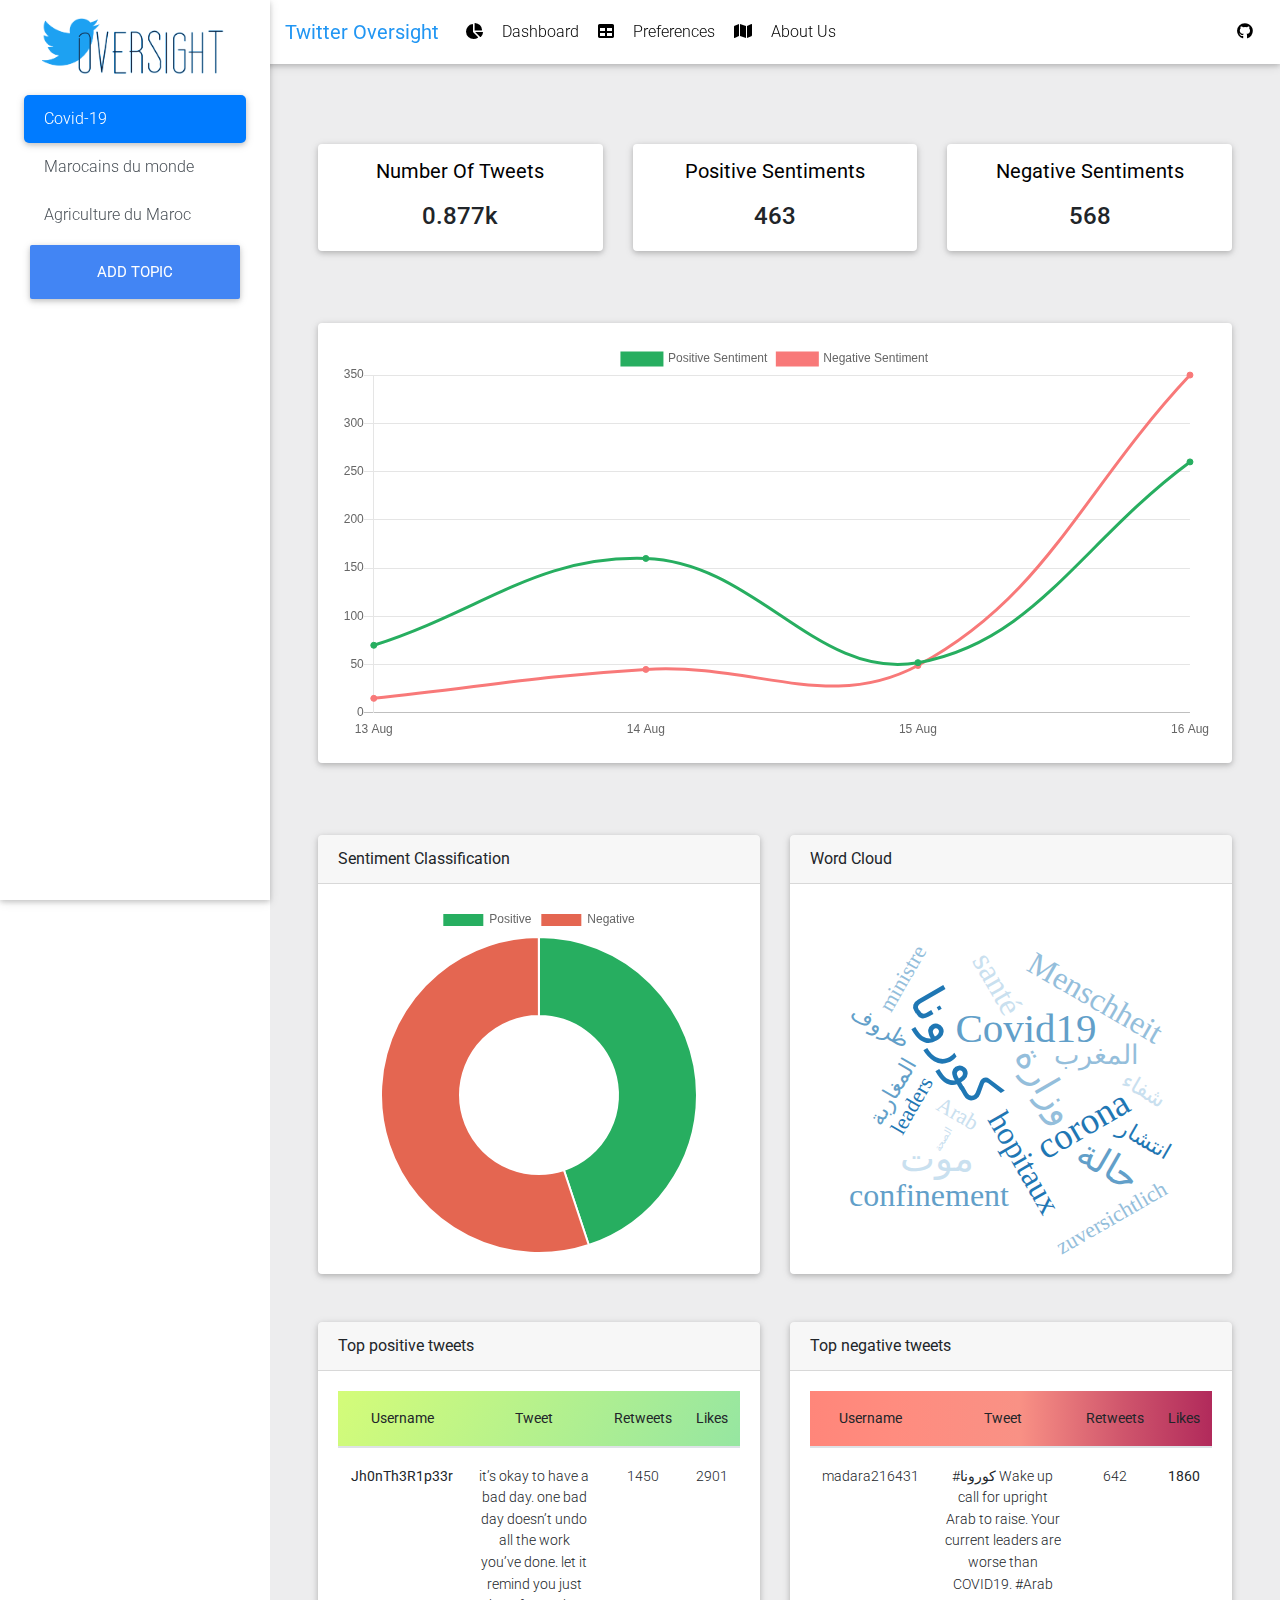
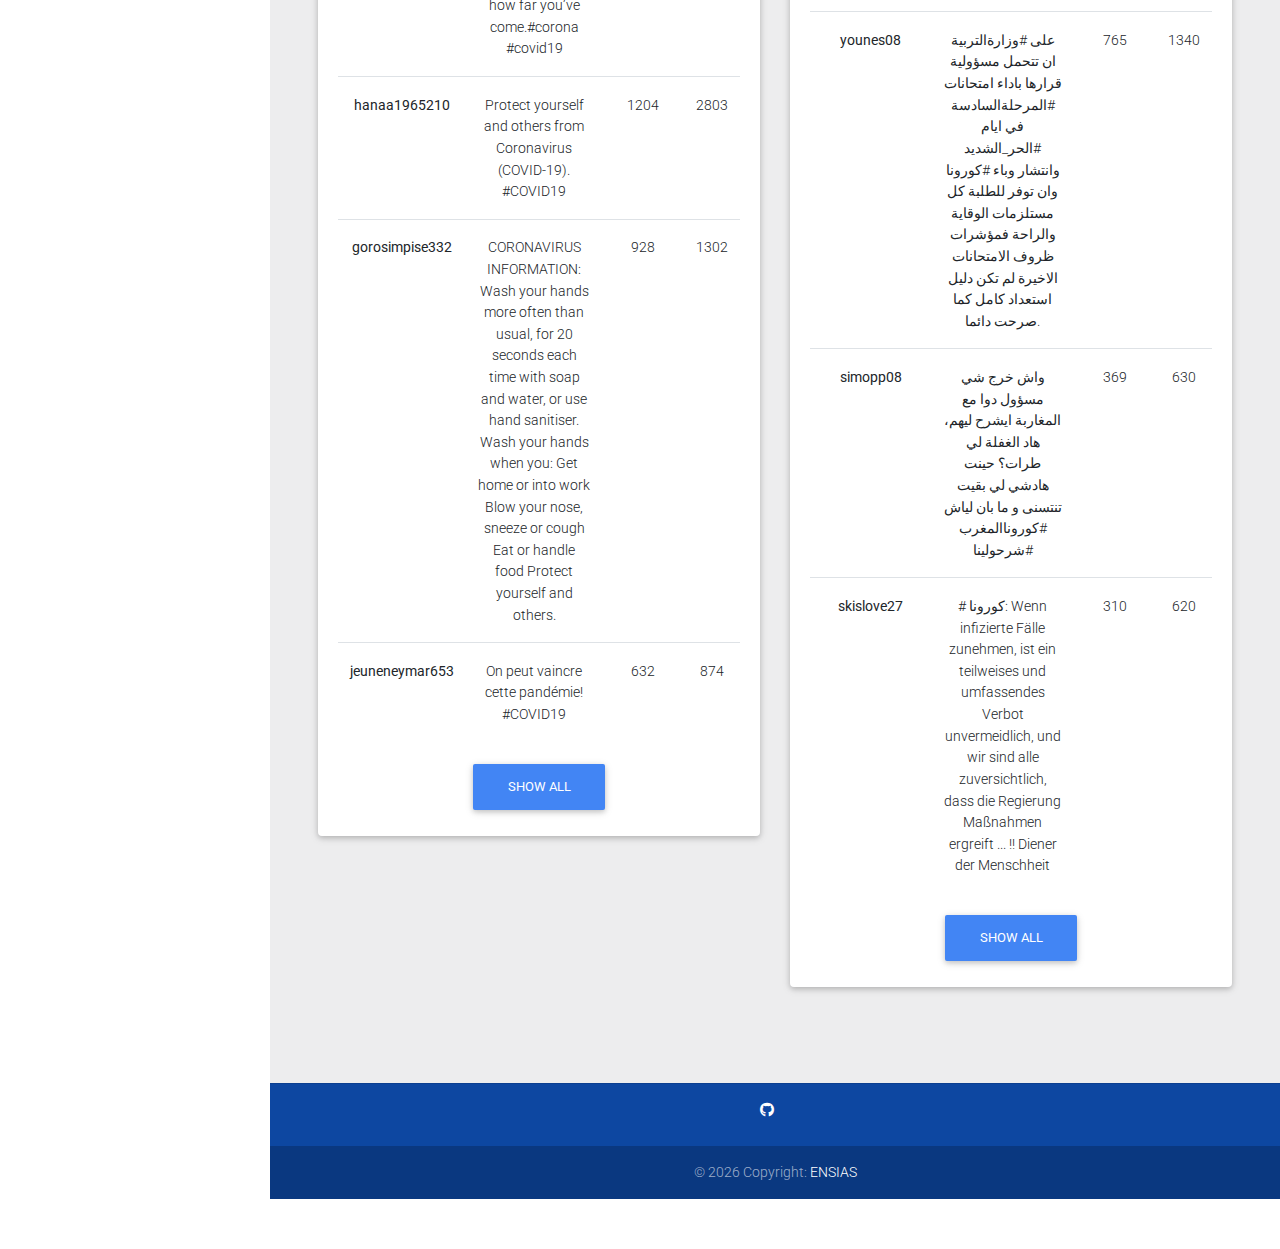
<file: index.html>
<!DOCTYPE html><html lang=en><head><meta charset=utf-8><meta http-equiv=X-UA-Compatible content="IE=edge"><meta name=viewport content="width=device-width,initial-scale=1"><link rel=icon href=/favicon.ico><title>twitter-oversight</title><link href=/css/app.8435cef5.css rel=preload as=style><link href=/css/chunk-vendors.4bb9bbb0.css rel=preload as=style><link href=/js/app.76887968.js rel=preload as=script><link href=/js/chunk-vendors.d5241883.js rel=preload as=script><link href=/css/chunk-vendors.4bb9bbb0.css rel=stylesheet><link href=/css/app.8435cef5.css rel=stylesheet></head><body><noscript><strong>We're sorry but twitter-oversight doesn't work properly without JavaScript enabled. Please enable it to continue.</strong></noscript><div id=app></div><script src=/js/chunk-vendors.d5241883.js></script><script src=/js/app.76887968.js></script></body></html>
</file>
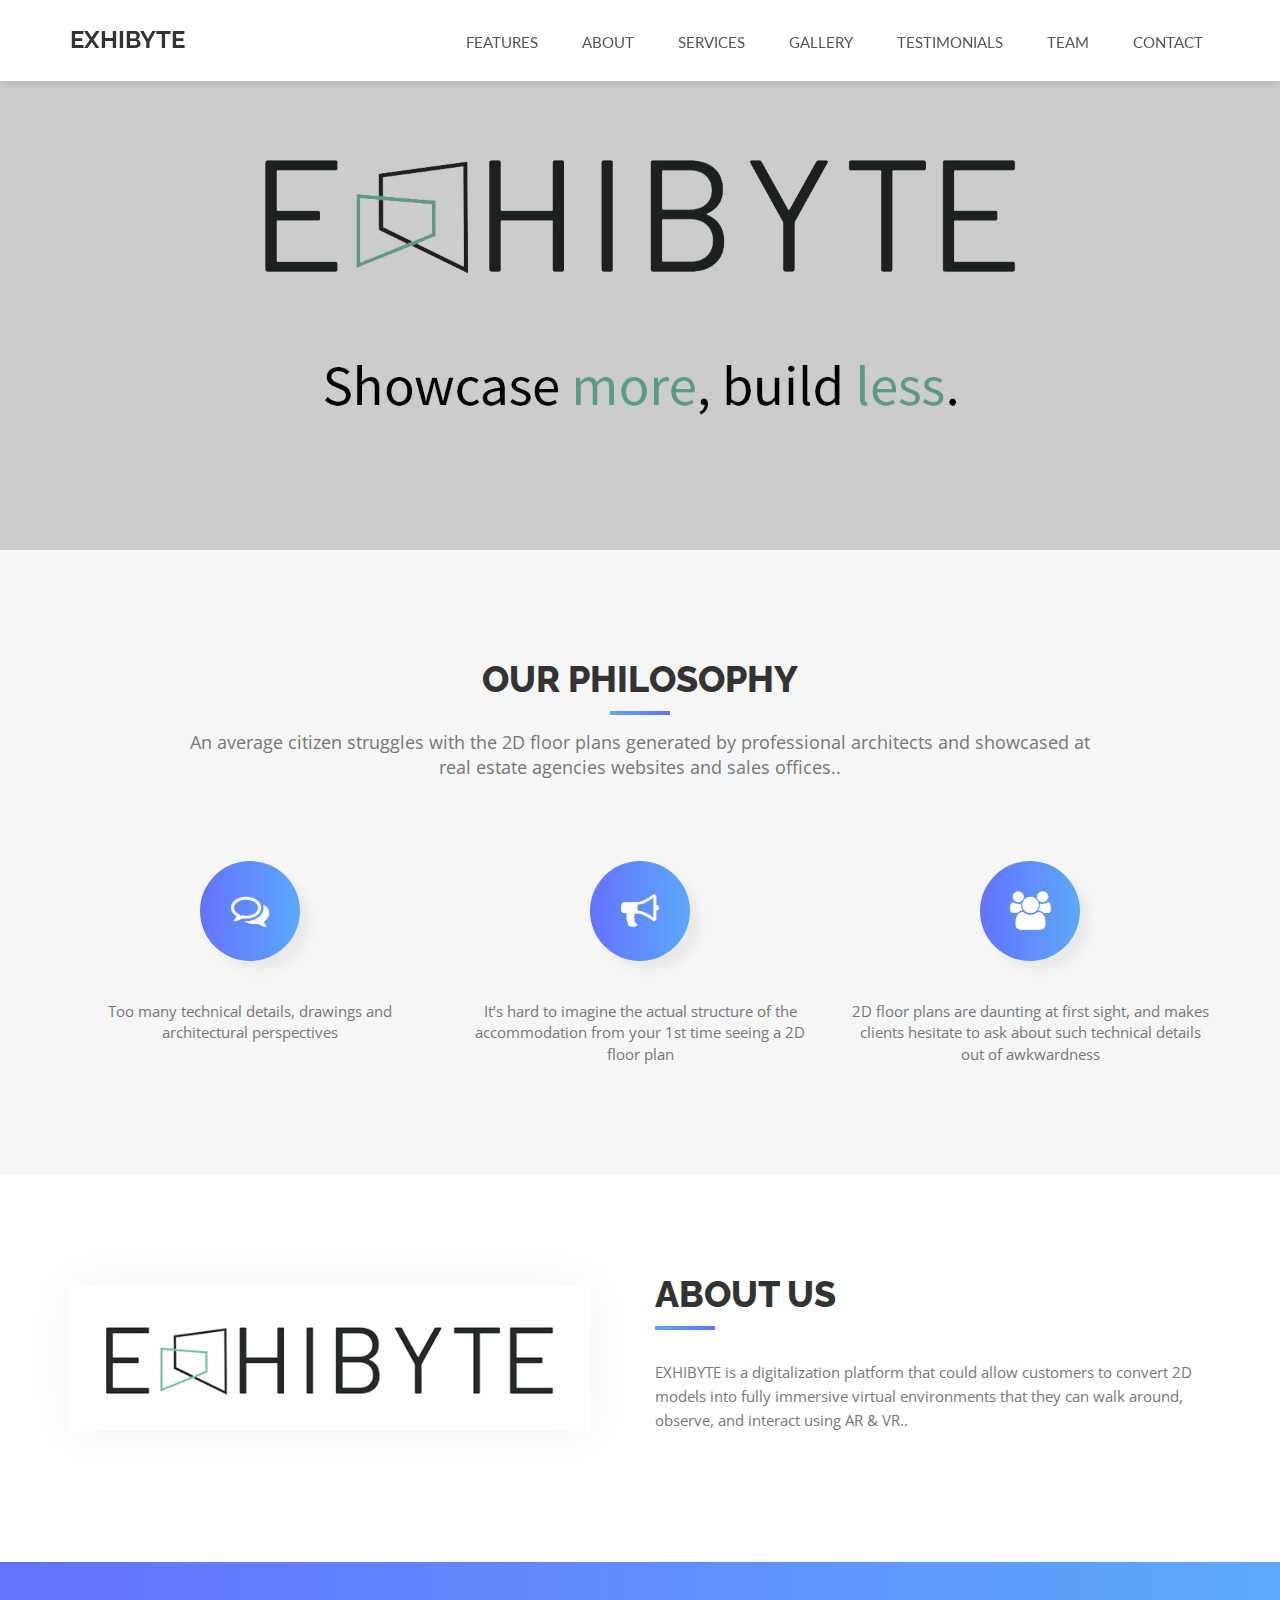
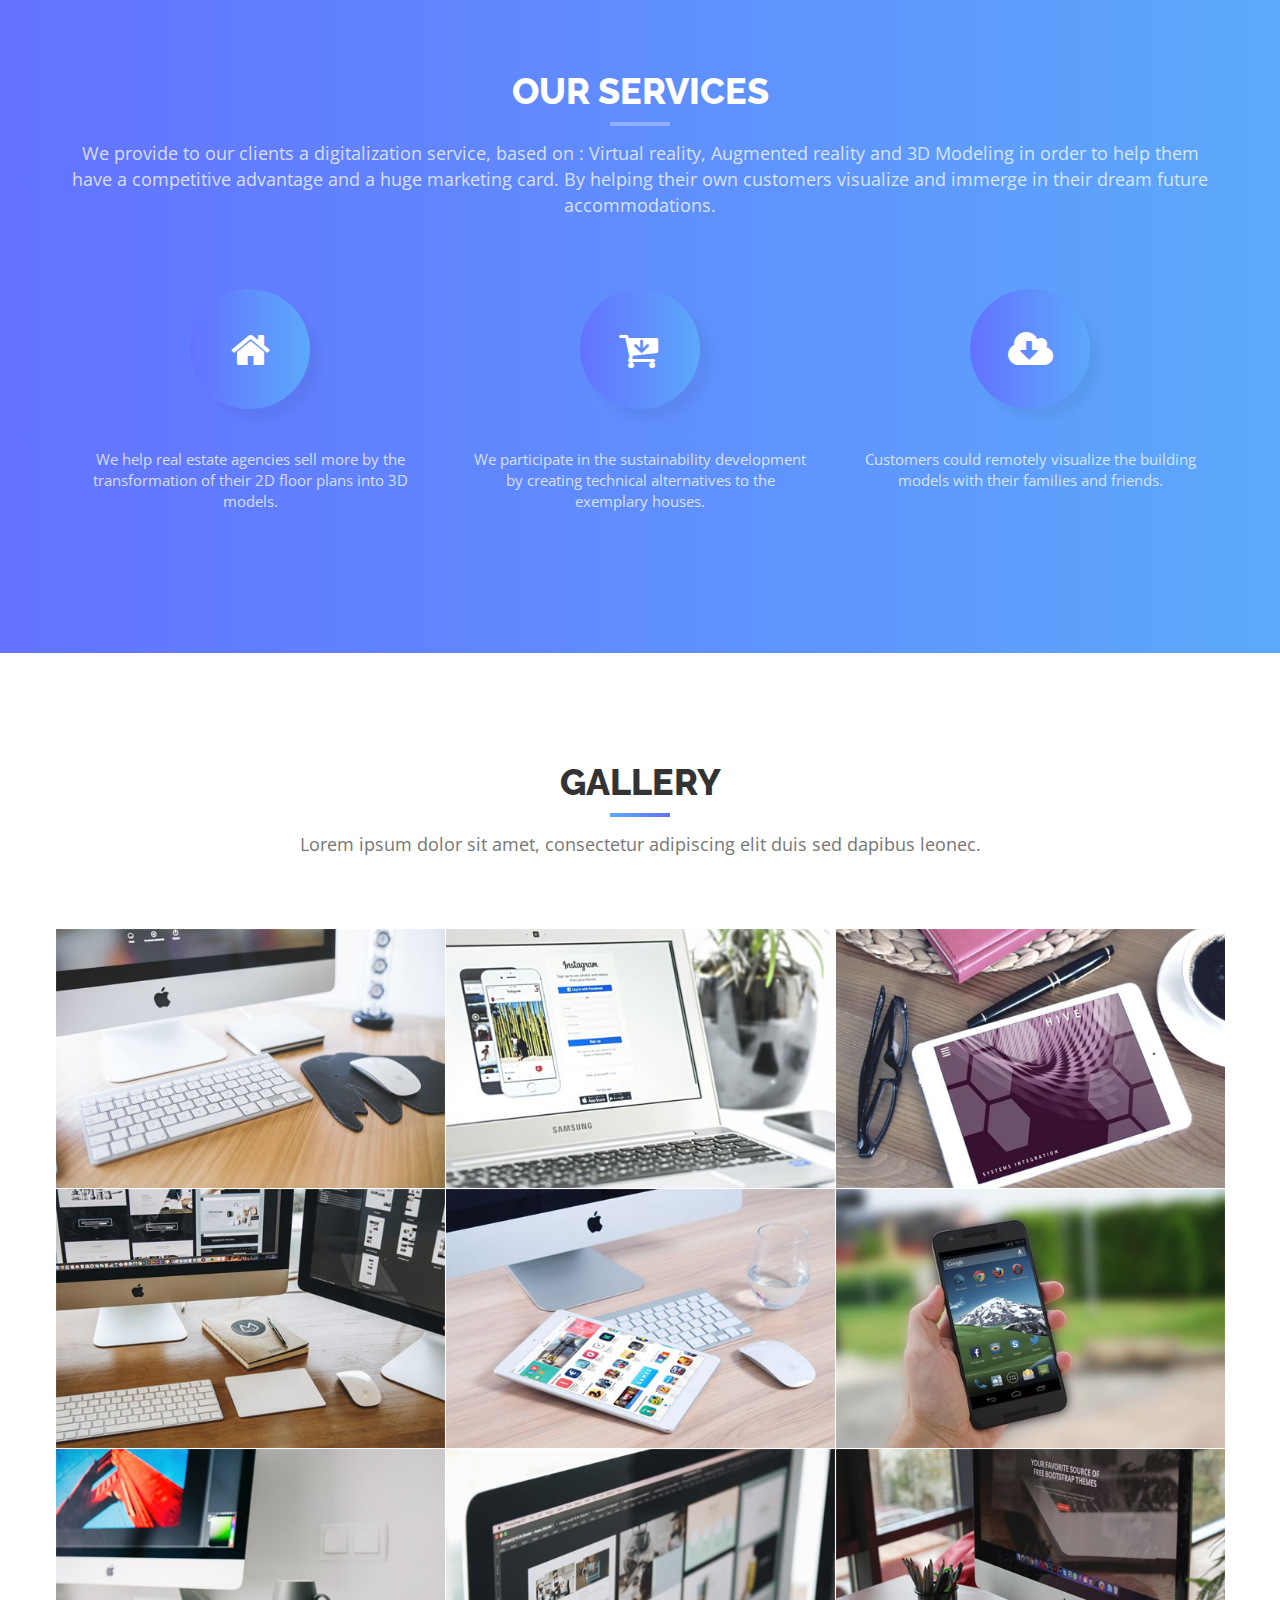
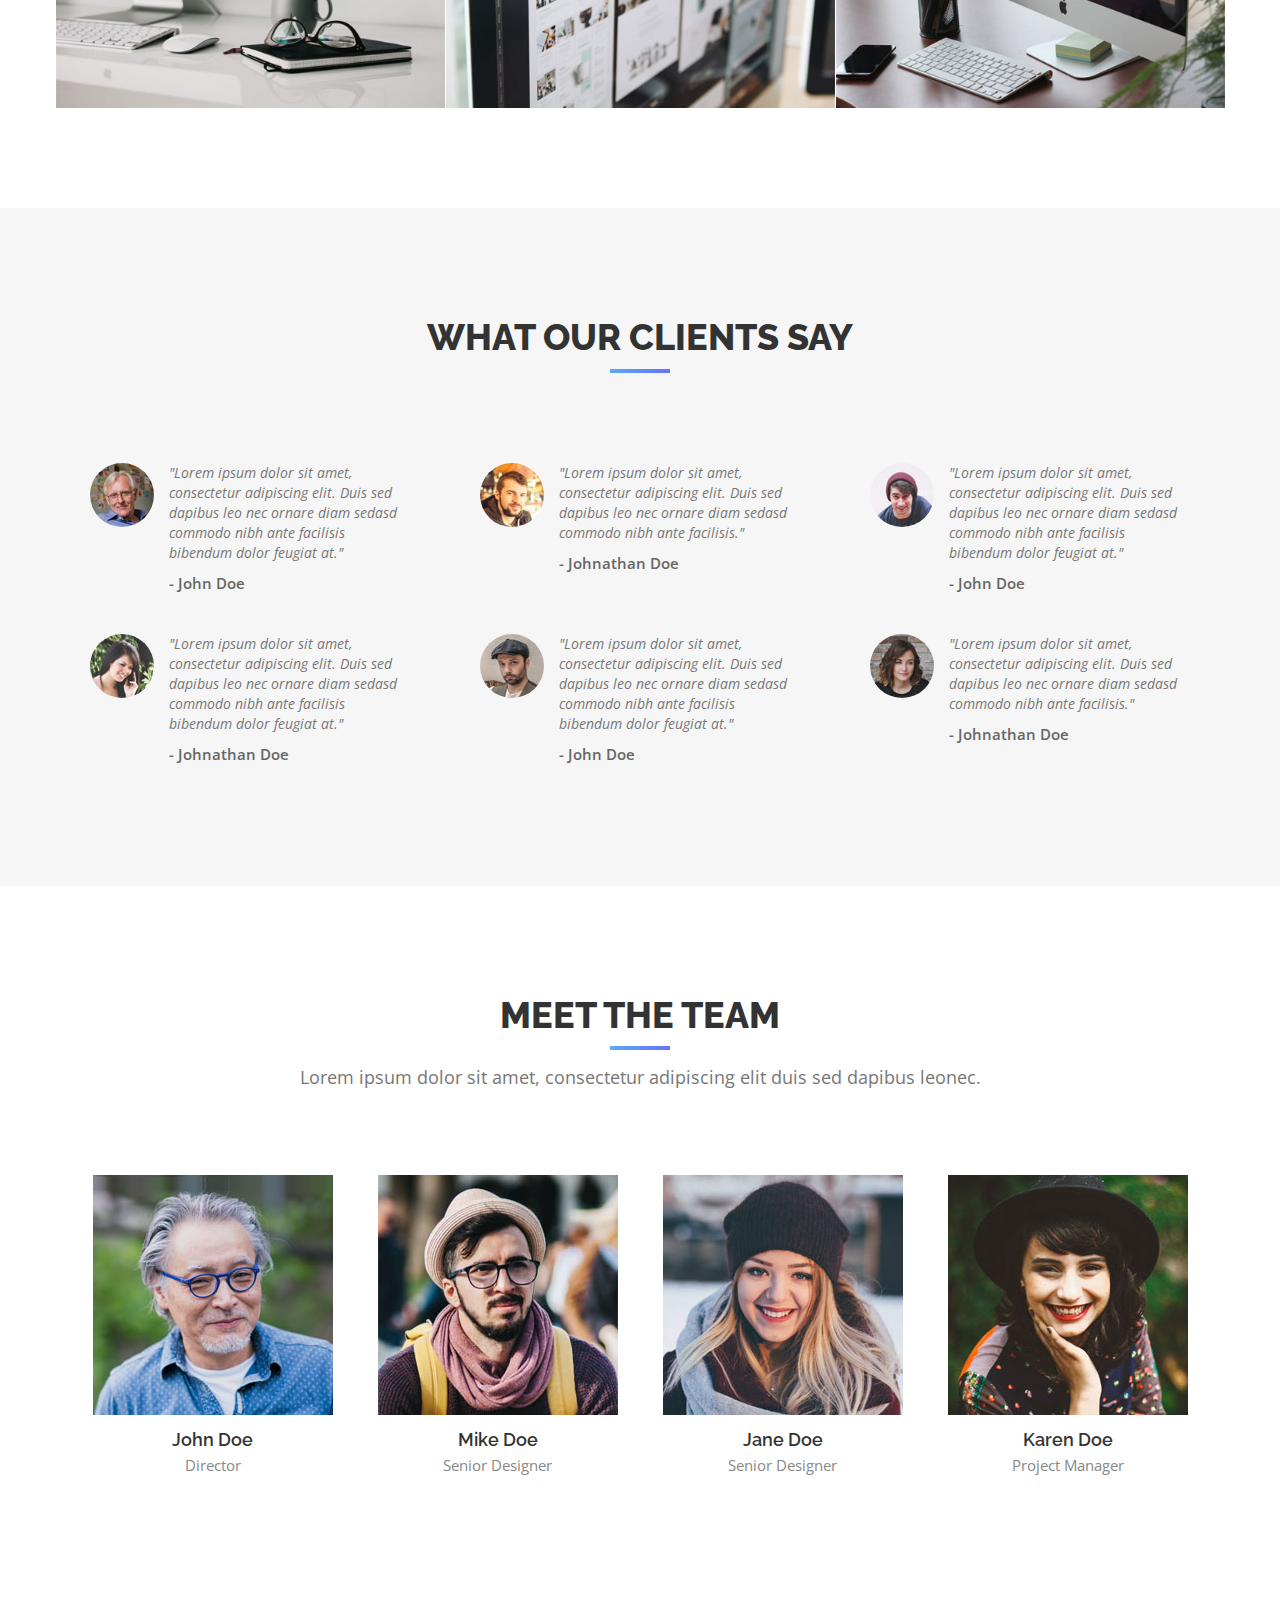
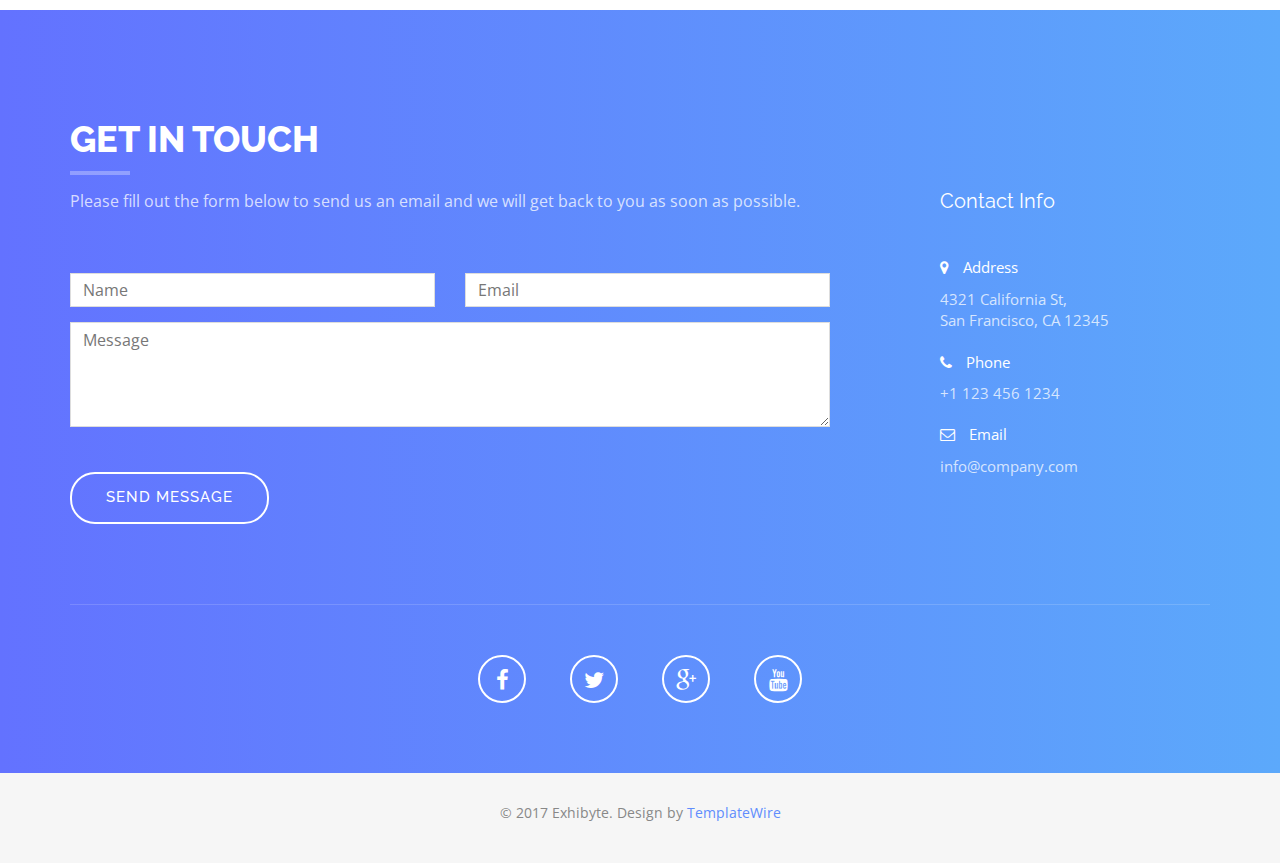
<file: old/c/index.html>
<!DOCTYPE html>
<html lang="en">
<head>
<meta charset="utf-8">
<meta name="viewport" content="width=device-width, initial-scale=1">
<title>Exhibyte</title>
<meta name="description" content="">
<meta name="author" content="">

<!-- Favicons
    ================================================== -->
<link rel="shortcut icon" href="img/favicon.ico" type="image/x-icon">
<link rel="apple-touch-icon" href="img/apple-touch-icon.png">
<link rel="apple-touch-icon" sizes="72x72" href="img/apple-touch-icon-72x72.png">
<link rel="apple-touch-icon" sizes="114x114" href="img/apple-touch-icon-114x114.png">

<!-- Bootstrap -->
<link rel="stylesheet" type="text/css"  href="css/bootstrap.css">
<link rel="stylesheet" type="text/css" href="fonts/font-awesome/css/font-awesome.css">

<!-- Stylesheet
    ================================================== -->
<link rel="stylesheet" type="text/css" href="css/style.css">
<link rel="stylesheet" type="text/css" href="css/nivo-lightbox/nivo-lightbox.css">
<link rel="stylesheet" type="text/css" href="css/nivo-lightbox/default.css">
<link href="https://fonts.googleapis.com/css?family=Open+Sans:300,400,600,700" rel="stylesheet">
<link href="https://fonts.googleapis.com/css?family=Lato:400,700" rel="stylesheet">
<link href="https://fonts.googleapis.com/css?family=Raleway:300,400,500,600,700,800,900" rel="stylesheet">

<!-- HTML5 shim and Respond.js for IE8 support of HTML5 elements and media queries -->
<!-- WARNING: Respond.js doesn't work if you view the page via file:// -->
<!--[if lt IE 9]>
      <script src="https://oss.maxcdn.com/html5shiv/3.7.2/html5shiv.min.js"></script>
      <script src="https://oss.maxcdn.com/respond/1.4.2/respond.min.js"></script>
    <![endif]-->
</head>
<body id="page-top" data-spy="scroll" data-target=".navbar-fixed-top">
<!-- Navigation
    ==========================================-->
<nav id="menu" class="navbar navbar-default navbar-fixed-top">
  <div class="container"> 
    <!-- Brand and toggle get grouped for better mobile display -->
    <div class="navbar-header">
      <button type="button" class="navbar-toggle collapsed" data-toggle="collapse" data-target="#bs-example-navbar-collapse-1"> <span class="sr-only">Toggle navigation</span> <span class="icon-bar"></span> <span class="icon-bar"></span> <span class="icon-bar"></span> </button>
      <a class="navbar-brand page-scroll" href="#page-top">Exhibyte</a> </div>
    
    <!-- Collect the nav links, forms, and other content for toggling -->
    <div class="collapse navbar-collapse" id="bs-example-navbar-collapse-1">
      <ul class="nav navbar-nav navbar-right">
        <li><a href="#features" class="page-scroll">Features</a></li>
        <li><a href="#about" class="page-scroll">About</a></li>
        <li><a href="#services" class="page-scroll">Services</a></li>
        <li><a href="#portfolio" class="page-scroll">Gallery</a></li>
        <li><a href="#testimonials" class="page-scroll">Testimonials</a></li>
        <li><a href="#team" class="page-scroll">Team</a></li>
        <li><a href="#contact" class="page-scroll">Contact</a></li>
      </ul>
    </div>
    <!-- /.navbar-collapse --> 
  </div>
</nav>
<!-- Header -->
<header id="header">
  <div class="intro">
    <div class="overlay">
      <div class="container">
        <div class="row">
          <div class="col-md-8 col-md-offset-2 intro-text">
            
            
        </div>
      </div>
    </div>
  </div>
</header>
<!-- Features Section -->
<div id="features" class="text-center">
  <div class="container">
    <div class="col-md-10 col-md-offset-1 section-title">
      <h2>Our philosophy</h2>
      <p>An average citizen struggles with the 2D floor plans generated by professional architects and showcased at real estate agencies websites and sales offices..</p>
    </div>
    <div class="row">
      <div class="col-md-4"> <i class="fa fa-comments-o"></i>
        <h3></h3>
        <p>Too many technical details, drawings and architectural perspectives</p>
      </div>
      <div class="col-md-4"> <i class="fa fa-bullhorn"></i>
        <h3></h3>
        <p>It’s hard to imagine the actual structure of the accommodation from your 1st time seeing a 2D floor plan</p>
      </div>
      <div class="col-md-4"> <i class="fa fa-group"></i>
        <h3></h3>
        <p>2D floor plans are daunting at first sight, and makes clients hesitate to ask about such technical details out of awkwardness</p>
      </div>
    </div>
  </div>
</div>
<!-- About Section -->
<div id="about">
  <div class="container">
    <div class="row">
      <div class="col-xs-12 col-md-6"> <img src="img/about.jpg" class="img-responsive" alt=""> </div>
      <div class="col-xs-12 col-md-6">
        <div class="about-text">
          <h2>About Us</h2>
          <p>EXHIBYTE is a digitalization platform that could allow customers to convert 2D models into fully immersive virtual environments that they can walk around, observe, and interact using AR & VR..</p>
        </div>
      </div>
    </div>
  </div>
</div>
<!-- Services Section -->
<div id="services" class="text-center">
  <div class="container">
    <div class="section-title">
      <h2>Our Services</h2>
      <p>We provide to our clients a digitalization service, based on : Virtual reality, Augmented reality and 3D Modeling in order to help them have a competitive advantage and a huge marketing card. By helping their own customers visualize and immerge in their dream future accommodations.</p>
    </div>
    <div class="row">
      <div class="col-md-4"> <i class="fa fa-home"></i>
        <div class="service-desc">
          <h3></h3>
          <p>We help real estate agencies sell more by the transformation of their 2D floor plans into 3D models.</p>
        </div>
      </div>
      <div class="col-md-4"> <i class="fa fa-cart-arrow-down"></i>
        <div class="service-desc">
          <h3></h3>
          <p>We participate in the sustainability development by creating technical alternatives to the exemplary houses.</p>
        </div>
      </div>
      <div class="col-md-4"> <i class="fa fa-cloud-download"></i>
        <div class="service-desc">
          <h3></h3>
          <p>Customers could remotely visualize the building models with their families and friends.</p>
        </div>
      </div>
    </div>
  </div>
</div>
<!-- Gallery Section -->
<div id="portfolio" class="text-center">
  <div class="container">
    <div class="section-title">
      <h2>Gallery</h2>
      <p>Lorem ipsum dolor sit amet, consectetur adipiscing elit duis sed dapibus leonec.</p>
    </div>
    <div class="row">
      <div class="portfolio-items">
        <div class="col-sm-6 col-md-4 col-lg-4">
          <div class="portfolio-item">
            <div class="hover-bg"> <a href="img/portfolio/01-large.jpg" title="Project Title" data-lightbox-gallery="gallery1">
              <div class="hover-text">
                <h4>Lorem Ipsum</h4>
              </div>
              <img src="img/portfolio/01-small.jpg" class="img-responsive" alt="Project Title"> </a> </div>
          </div>
        </div>
        <div class="col-sm-6 col-md-4 col-lg-4">
          <div class="portfolio-item">
            <div class="hover-bg"> <a href="img/portfolio/02-large.jpg" title="Project Title" data-lightbox-gallery="gallery1">
              <div class="hover-text">
                <h4>Adipiscing Elit</h4>
              </div>
              <img src="img/portfolio/02-small.jpg" class="img-responsive" alt="Project Title"> </a> </div>
          </div>
        </div>
        <div class="col-sm-6 col-md-4 col-lg-4">
          <div class="portfolio-item">
            <div class="hover-bg"> <a href="img/portfolio/03-large.jpg" title="Project Title" data-lightbox-gallery="gallery1">
              <div class="hover-text">
                <h4>Lorem Ipsum</h4>
              </div>
              <img src="img/portfolio/03-small.jpg" class="img-responsive" alt="Project Title"> </a> </div>
          </div>
        </div>
        <div class="col-sm-6 col-md-4 col-lg-4">
          <div class="portfolio-item">
            <div class="hover-bg"> <a href="img/portfolio/04-large.jpg" title="Project Title" data-lightbox-gallery="gallery1">
              <div class="hover-text">
                <h4>Lorem Ipsum</h4>
              </div>
              <img src="img/portfolio/04-small.jpg" class="img-responsive" alt="Project Title"> </a> </div>
          </div>
        </div>
        <div class="col-sm-6 col-md-4 col-lg-4">
          <div class="portfolio-item">
            <div class="hover-bg"> <a href="img/portfolio/05-large.jpg" title="Project Title" data-lightbox-gallery="gallery1">
              <div class="hover-text">
                <h4>Adipiscing Elit</h4>
              </div>
              <img src="img/portfolio/05-small.jpg" class="img-responsive" alt="Project Title"> </a> </div>
          </div>
        </div>
        <div class="col-sm-6 col-md-4 col-lg-4">
          <div class="portfolio-item">
            <div class="hover-bg"> <a href="img/portfolio/06-large.jpg" title="Project Title" data-lightbox-gallery="gallery1">
              <div class="hover-text">
                <h4>Dolor Sit</h4>
              </div>
              <img src="img/portfolio/06-small.jpg" class="img-responsive" alt="Project Title"> </a> </div>
          </div>
        </div>
        <div class="col-sm-6 col-md-4 col-lg-4">
          <div class="portfolio-item">
            <div class="hover-bg"> <a href="img/portfolio/07-large.jpg" title="Project Title" data-lightbox-gallery="gallery1">
              <div class="hover-text">
                <h4>Dolor Sit</h4>
              </div>
              <img src="img/portfolio/07-small.jpg" class="img-responsive" alt="Project Title"> </a> </div>
          </div>
        </div>
        <div class="col-sm-6 col-md-4 col-lg-4">
          <div class="portfolio-item">
            <div class="hover-bg"> <a href="img/portfolio/08-large.jpg" title="Project Title" data-lightbox-gallery="gallery1">
              <div class="hover-text">
                <h4>Lorem Ipsum</h4>
              </div>
              <img src="img/portfolio/08-small.jpg" class="img-responsive" alt="Project Title"> </a> </div>
          </div>
        </div>
        <div class="col-sm-6 col-md-4 col-lg-4">
          <div class="portfolio-item">
            <div class="hover-bg"> <a href="img/portfolio/09-large.jpg" title="Project Title" data-lightbox-gallery="gallery1">
              <div class="hover-text">
                <h4>Adipiscing Elit</h4>
              </div>
              <img src="img/portfolio/09-small.jpg" class="img-responsive" alt="Project Title"> </a> </div>
          </div>
        </div>
      </div>
    </div>
  </div>
</div>
<!-- Testimonials Section -->
<div id="testimonials">
  <div class="container">
    <div class="section-title text-center">
      <h2>What our clients say</h2>
    </div>
    <div class="row">
      <div class="col-md-4">
        <div class="testimonial">
          <div class="testimonial-image"> <img src="img/testimonials/01.jpg" alt=""> </div>
          <div class="testimonial-content">
            <p>"Lorem ipsum dolor sit amet, consectetur adipiscing elit. Duis sed dapibus leo nec ornare diam sedasd commodo nibh ante facilisis bibendum dolor feugiat at."</p>
            <div class="testimonial-meta"> - John Doe </div>
          </div>
        </div>
      </div>
      <div class="col-md-4">
        <div class="testimonial">
          <div class="testimonial-image"> <img src="img/testimonials/02.jpg" alt=""> </div>
          <div class="testimonial-content">
            <p>"Lorem ipsum dolor sit amet, consectetur adipiscing elit. Duis sed dapibus leo nec ornare diam sedasd commodo nibh ante facilisis."</p>
            <div class="testimonial-meta"> - Johnathan Doe </div>
          </div>
        </div>
      </div>
      <div class="col-md-4">
        <div class="testimonial">
          <div class="testimonial-image"> <img src="img/testimonials/03.jpg" alt=""> </div>
          <div class="testimonial-content">
            <p>"Lorem ipsum dolor sit amet, consectetur adipiscing elit. Duis sed dapibus leo nec ornare diam sedasd commodo nibh ante facilisis bibendum dolor feugiat at."</p>
            <div class="testimonial-meta"> - John Doe </div>
          </div>
        </div>
      </div>
      <div class="row"> </div>
      <div class="col-md-4">
        <div class="testimonial">
          <div class="testimonial-image"> <img src="img/testimonials/04.jpg" alt=""> </div>
          <div class="testimonial-content">
            <p>"Lorem ipsum dolor sit amet, consectetur adipiscing elit. Duis sed dapibus leo nec ornare diam sedasd commodo nibh ante facilisis bibendum dolor feugiat at."</p>
            <div class="testimonial-meta"> - Johnathan Doe </div>
          </div>
        </div>
      </div>
      <div class="col-md-4">
        <div class="testimonial">
          <div class="testimonial-image"> <img src="img/testimonials/05.jpg" alt=""> </div>
          <div class="testimonial-content">
            <p>"Lorem ipsum dolor sit amet, consectetur adipiscing elit. Duis sed dapibus leo nec ornare diam sedasd commodo nibh ante facilisis bibendum dolor feugiat at."</p>
            <div class="testimonial-meta"> - John Doe </div>
          </div>
        </div>
      </div>
      <div class="col-md-4">
        <div class="testimonial">
          <div class="testimonial-image"> <img src="img/testimonials/06.jpg" alt=""> </div>
          <div class="testimonial-content">
            <p>"Lorem ipsum dolor sit amet, consectetur adipiscing elit. Duis sed dapibus leo nec ornare diam sedasd commodo nibh ante facilisis."</p>
            <div class="testimonial-meta"> - Johnathan Doe </div>
          </div>
        </div>
      </div>
    </div>
  </div>
</div>
<!-- Team Section -->
<div id="team" class="text-center">
  <div class="container">
    <div class="col-md-8 col-md-offset-2 section-title">
      <h2>Meet the Team</h2>
      <p>Lorem ipsum dolor sit amet, consectetur adipiscing elit duis sed dapibus leonec.</p>
    </div>
    <div id="row">
      <div class="col-md-3 col-sm-6 team">
        <div class="thumbnail"> <img src="img/team/01.jpg" alt="..." class="team-img">
          <div class="caption">
            <h4>John Doe</h4>
            <p>Director</p>
          </div>
        </div>
      </div>
      <div class="col-md-3 col-sm-6 team">
        <div class="thumbnail"> <img src="img/team/02.jpg" alt="..." class="team-img">
          <div class="caption">
            <h4>Mike Doe</h4>
            <p>Senior Designer</p>
          </div>
        </div>
      </div>
      <div class="col-md-3 col-sm-6 team">
        <div class="thumbnail"> <img src="img/team/03.jpg" alt="..." class="team-img">
          <div class="caption">
            <h4>Jane Doe</h4>
            <p>Senior Designer</p>
          </div>
        </div>
      </div>
      <div class="col-md-3 col-sm-6 team">
        <div class="thumbnail"> <img src="img/team/04.jpg" alt="..." class="team-img">
          <div class="caption">
            <h4>Karen Doe</h4>
            <p>Project Manager</p>
          </div>
        </div>
      </div>
    </div>
  </div>
</div>
<!-- Contact Section -->
<div id="contact">
  <div class="container">
    <div class="col-md-8">
      <div class="row">
        <div class="section-title">
          <h2>Get In Touch</h2>
          <p>Please fill out the form below to send us an email and we will get back to you as soon as possible.</p>
        </div>
        <form name="sentMessage" id="contactForm" novalidate>
          <div class="row">
            <div class="col-md-6">
              <div class="form-group">
                <input type="text" id="name" class="form-control" placeholder="Name" required="required">
                <p class="help-block text-danger"></p>
              </div>
            </div>
            <div class="col-md-6">
              <div class="form-group">
                <input type="email" id="email" class="form-control" placeholder="Email" required="required">
                <p class="help-block text-danger"></p>
              </div>
            </div>
          </div>
          <div class="form-group">
            <textarea name="message" id="message" class="form-control" rows="4" placeholder="Message" required></textarea>
            <p class="help-block text-danger"></p>
          </div>
          <div id="success"></div>
          <button type="submit" class="btn btn-custom btn-lg">Send Message</button>
        </form>
      </div>
    </div>
    <div class="col-md-3 col-md-offset-1 contact-info">
      <div class="contact-item">
        <h3>Contact Info</h3>
        <p><span><i class="fa fa-map-marker"></i> Address</span>4321 California St,<br>
          San Francisco, CA 12345</p>
      </div>
      <div class="contact-item">
        <p><span><i class="fa fa-phone"></i> Phone</span> +1 123 456 1234</p>
      </div>
      <div class="contact-item">
        <p><span><i class="fa fa-envelope-o"></i> Email</span> info@company.com</p>
      </div>
    </div>
    <div class="col-md-12">
      <div class="row">
        <div class="social">
          <ul>
            <li><a href="#"><i class="fa fa-facebook"></i></a></li>
            <li><a href="#"><i class="fa fa-twitter"></i></a></li>
            <li><a href="#"><i class="fa fa-google-plus"></i></a></li>
            <li><a href="#"><i class="fa fa-youtube"></i></a></li>
          </ul>
        </div>
      </div>
    </div>
  </div>
</div>
<!-- Footer Section -->
<div id="footer">
  <div class="container text-center">
    <p>&copy; 2017 Exhibyte. Design by <a href="http://www.templatewire.com" rel="nofollow">TemplateWire</a></p>
  </div>
</div>
<script type="text/javascript" src="js/jquery.1.11.1.js"></script> 
<script type="text/javascript" src="js/bootstrap.js"></script> 
<script type="text/javascript" src="js/SmoothScroll.js"></script> 
<script type="text/javascript" src="js/nivo-lightbox.js"></script> 
<script type="text/javascript" src="js/jqBootstrapValidation.js"></script> 
<script type="text/javascript" src="js/contact_me.js"></script> 
<script type="text/javascript" src="js/main.js"></script>
</body>
</html>
</file>
<file: old/c/css/style.css>
body, html {
	font-family: 'Open Sans', sans-serif;
	text-rendering: optimizeLegibility !important;
	-webkit-font-smoothing: antialiased !important;
	color: #777;
	font-weight: 400;
	width: 100% !important;
	height: 100% !important;
}
h2, h3, h4 {
	font-family: 'Raleway', sans-serif;
}
h2 {
	text-transform: uppercase;
	margin: 0 0 20px 0;
	font-weight: 800;
	font-size: 36px;
	color: #333;
}
h3 {
	font-size: 20px;
	font-weight: 600;
	color: #333;
}
h4 {
	font-size: 18px;
	color: #333;
	font-weight: 600;
}
h5 {
	text-transform: uppercase;
	font-weight: 700;
	line-height: 20px;
}
p {
	font-size: 15px;
}
p.intro {
	margin: 12px 0 0;
	line-height: 24px;
}
a {
	color: #608dfd;
	font-weight: 400;
}
a:hover, a:focus {
	text-decoration: none;
	color: #608dfd;
}
ul, ol {
	list-style: none;
}
ul, ol {
	padding: 0;
	webkit-padding: 0;
	moz-padding: 0;
}
hr {
	height: 2px;
	width: 70px;
	text-align: center;
	position: relative;
	background: #1E7A46;
	margin-bottom: 20px;
	border: 0;
}
/* Navigation */
#menu {
	padding: 15px;
	transition: all 0.8s;
}
#menu.navbar-default {
	background-color: #fff;
	border-color: rgba(231, 231, 231, 0);
	box-shadow: 0 0 10px rgba(0,0,0,0.15)
}
#menu a.navbar-brand {
	font-family: 'Raleway', sans-serif;
	font-size: 24px;
	font-weight: 700;
	color: #333;
	text-transform: uppercase;
}
#menu.navbar-default .navbar-nav > li > a {
	font-family: 'Lato', sans-serif;
	text-transform: uppercase;
	color: #555;
	font-size: 15px;
	font-weight: 400;
	padding: 8px 2px;
	border-radius: 0;
	margin: 9px 20px 0 20px;
}
#menu.navbar-default .navbar-nav > li > a:after {
	display: block;
	position: absolute;
	left: 0;
	bottom: -1px;
	width: 0;
	height: 2px;
	background: linear-gradient(to right, #6372ff 0%, #5ca9fb 100%);
	content: "";
	transition: width 0.2s;
}
#menu.navbar-default .navbar-nav > li > a:hover:after {
	width: 100%;
}
.navbar-default .navbar-nav > .active > a, .navbar-default .navbar-nav > .active > a:hover, .navbar-default .navbar-nav > .active > a:focus {
	background-color: transparent;
}
.navbar-default .navbar-nav > .active > a:after, .navbar-default .navbar-nav > .active > a:hover:after, .navbar-default .navbar-nav > .active > a:focus:after {
	display: block !important;
	position: absolute !important;
	left: 0 !important;
	bottom: -1px !important;
	width: 100% !important;
	height: 2px !important;
	background: linear-gradient(to right, #6372ff 0%, #5ca9fb 100%) !important;
	content: "" !important;
	transition: width 0.2s !important;
}
.navbar-toggle {
	border-radius: 0;
}
.navbar-default .navbar-toggle:hover, .navbar-default .navbar-toggle:focus {
	background-color: #fff;
	border-color: #608dfd;
}
.navbar-default .navbar-toggle:hover>.icon-bar {
	background-color: #608dfd;
}
.section-title {
	margin-bottom: 70px;
}
.section-title h2 {
	position: relative;
	margin-top: 10px;
	margin-bottom: 15px;
	padding-bottom: 15px;
}
.section-title h2::after {
	position: absolute;
	content: "";
	background: linear-gradient(to right, #5ca9fb 0%, #6372ff 100%);
	height: 4px;
	width: 60px;
	bottom: 0;
	margin-left: -30px;
	left: 50%;
}
.section-title p {
	font-size: 18px;
}
.btn-custom {
	font-family: 'Raleway', sans-serif;
	text-transform: uppercase;
	color: #fff;
	background-color: #5ca9fb;
	background-image: linear-gradient(to right, #5ca9fb 0%, #6372ff 100%);
	padding: 14px 34px;
	letter-spacing: 1px;
	margin: 0;
	font-size: 15px;
	font-weight: 500;
	border-radius: 25px;
	transition: all 0.5s linear;
	border: 0;
}
.btn-custom:hover, .btn-custom:focus, .btn-custom.focus, .btn-custom:active, .btn-custom.active {
	color: #fff;
	background-image: none;
	background-color: #6372ff;
}
.btn:active, .btn.active {
	background-image: none;
	outline: 0;
	-webkit-box-shadow: none;
	box-shadow: none;
}
a:focus, .btn:focus, .btn:active:focus, .btn.active:focus, .btn.focus, .btn:active.focus, .btn.active.focus {
	outline: none;
	outline-offset: none;
}
/* Header Section */
.intro {
	display: table;
	width: 100%;
	padding: 0;
	background: url(../img/intro-bg.jpg) center center no-repeat;
	background-color: #e5e5e5;
	-webkit-background-size: cover;
	-moz-background-size: cover;
	background-size: cover;
	-o-background-size: cover;
}
.intro .overlay {
	background: rgba(0,0,0,0.2);
}
.intro h1 {
	font-family: 'Raleway', sans-serif;
	color: #fff;
	font-size: 82px;
	font-weight: 700;
	text-transform: uppercase;
	margin-top: 0;
	margin-bottom: 10px;
}
.intro h1 span {
	font-weight: 800;
	color: #5ca9fb;
}
.intro p {
	color: #fff;
	font-size: 22px;
	font-weight: 300;
	line-height: 30px;
	margin: 0 auto;
	margin-bottom: 60px;
}
header .intro-text {
	padding-top: 350px;
	padding-bottom: 200px;
	text-align: center;
}
/* Features Section */
#features {
	padding: 100px 0;
	background: #f6f6f6;
}
#features i.fa {
	font-size: 38px;
	margin-bottom: 20px;
	transition: all 0.5s;
	color: #fff;
	width: 100px;
	height: 100px;
	padding: 30px 0;
	border-radius: 50%;
	background: linear-gradient(to right, #6372ff 0%, #5ca9fb 100%);
	box-shadow: 10px 10px 10px rgba(0,0,0,.05);
}
/* About Section */
#about {
	padding: 100px 0;
}
#about h3 {
	font-size: 22px;
	margin: 0 0 20px 0;
}
#about h2 {
	position: relative;
	margin-bottom: 15px;
	padding-bottom: 15px;
}
#about h2::after {
	position: absolute;
	content: "";
	background: linear-gradient(to right, #5ca9fb 0%, #6372ff 100%);
	height: 4px;
	width: 60px;
	bottom: 0;
	left: 0;
}
#about .about-text li {
	margin-bottom: 6px;
	margin-left: 6px;
	list-style: none;
	padding: 0;
}
#about .about-text li:before {
	content: '\f00c';
	font-family: 'FontAwesome';
	color: #5ca9fb;
	font-size: 11px;
	font-weight: 300;
	padding-right: 8px;
}
#about img {
	width: 520px;
	margin-top: 10px;
	background: #fff;
	border-right: 0;
	box-shadow: 0 0 50px rgba(0,0,0,0.06);
}
#about p {
	line-height: 24px;
	margin: 30px 0;
}
/* Services Section */
#services {
	padding: 100px 0;
	background: linear-gradient(to right, #6372ff 0%, #5ca9fb 100%);
	color: #fff;
}
#services .service-desc {
	margin: 10px 10px 20px;
}
#services h2 {
	color: #fff;
}
#services .section-title h2::after {
	position: absolute;
	content: "";
	background: rgba(255,255,255,.3);
	height: 4px;
	width: 60px;
	bottom: 0;
	margin-left: -30px;
	left: 50%;
}
#services i.fa {
	font-size: 42px;
	width: 120px;
	height: 120px;
	padding: 40px 0;
	background: linear-gradient(to right, #6372ff 0%, #5ca9fb 100%);
	border-radius: 50%;
	color: #fff;
	box-shadow: 10px 10px 10px rgba(0,0,0,.05);
}
#services h3 {
	font-weight: 500;
	padding: 5px 0;
	color: #fff;
}
#services p {
	color: rgba(255,255,255,.75);
}
#services .service-desc {
	margin-bottom: 40px;
}
/* Portfolio Section */
#portfolio {
	padding: 100px 0;
}
.portfolio-item {
	margin: 1px -15px 0 -14px;
	padding: 0;
}
.portfolio-item .hover-bg {
	overflow: hidden;
	position: relative;
	margin: 0;
}
.hover-bg .hover-text {
	position: absolute;
	text-align: center;
	margin: 0 auto;
	color: #fff;
	background: linear-gradient(to right, rgba(99,114,255,0.8) 0%, rgba(92,169,251,0.8) 100%);
	padding: 30% 0 0 0;
	height: 100%;
	width: 100%;
	opacity: 0;
	transition: all 0.5s;
}
.hover-bg .hover-text>h4 {
	opacity: 0;
	color: #fff;
	-webkit-transform: translateY(100%);
	transform: translateY(100%);
	transition: all 0.3s;
	font-size: 18px;
	letter-spacing: 1px;
	font-weight: 500;
	text-transform: uppercase;
}
.hover-bg:hover .hover-text>h4 {
	opacity: 1;
	-webkit-backface-visibility: hidden;
	-webkit-transform: translateY(0);
	transform: translateY(0);
}
.hover-bg:hover .hover-text {
	opacity: 1;
}
/* Testimonials Section */
#testimonials {
	padding: 100px 0;
	background: #f6f6f6;
}
#testimonials i {
	color: #e6e6e6;
	font-size: 32px;
	margin-bottom: 20px;
}
.testimonial {
	position: relative;
	padding: 20px;
}
.testimonial-image {
	float: left;
	margin-right: 15px;
}
.testimonial-image, .testimonial-image img {
	display: block;
	width: 64px;
	height: 64px;
	border-radius: 50%;
}
.testimonial-content {
	position: relative;
	overflow: hidden;
}
.testimonial-content p {
	margin-bottom: 0;
	font-size: 14px;
	font-style: italic;
}
.testimonial-meta {
	margin-top: 10px;
	font-size: 15px;
	font-weight: 600;
	color: #666;
}
/* Team Section */
#team {
	padding: 100px 0;
}
#team h4 {
	margin: 5px 0;
}
#team .team-img {
	width: 240px;
}
#team .thumbnail {
	background: transparent;
	border: 0;
}
#team .thumbnail .caption {
	padding: 10px 0 0 0;
	color: #888;
}
/* Contact Section */
#contact {
	padding: 100px 0 60px 0;
	background: linear-gradient(to right, #6372ff 0%, #5ca9fb 100%);
	color: rgba(255,255,255,.75);
}
#contact .section-title {
	margin-bottom: 40px;
}
#contact .section-title p {
	font-size: 16px;
}
#contact h2 {
	color: #fff;
	margin-top: 10px;
	margin-bottom: 15px;
	padding-bottom: 15px;
}
#contact .section-title h2::after {
	position: absolute;
	content: "";
	background: rgba(255,255,255,.3);
	height: 4px;
	width: 60px;
	bottom: 0;
	left: 30px;
}
#contact h3 {
	color: #fff;
	margin-top: 80px;
	margin-bottom: 25px;
	padding-bottom: 20px;
	font-weight: 400;
}
#contact form {
	padding-top: 20px;
}
#contact .text-danger {
	color: #cc0033;
	text-align: left;
}
#contact .btn-custom {
	margin: 30px 0;
	background: transparent;
	border: 2px solid #fff;
}
#contact .btn-custom:hover {
	color: #1f386e;
	background: #fff;
}
label {
	font-size: 12px;
	font-weight: 400;
	font-family: 'Open Sans', sans-serif;
	float: left;
}
#contact .form-control {
	display: block;
	width: 100%;
	padding: 6px 12px;
	font-size: 16px;
	line-height: 1.42857143;
	color: #444;
	background-color: #fff;
	background-image: none;
	border: 1px solid #ddd;
	border-radius: 0;
	-webkit-box-shadow: none;
	box-shadow: none;
	-webkit-transition: none;
	-o-transition: none;
	transition: none;
}
#contact .form-control:focus {
	border-color: #999;
	outline: 0;
	-webkit-box-shadow: transparent;
	box-shadow: transparent;
}
.form-control::-webkit-input-placeholder {
color: #777;
}
.form-control:-moz-placeholder {
color: #777;
}
.form-control::-moz-placeholder {
color: #777;
}
.form-control:-ms-input-placeholder {
color: #777;
}
#contact .contact-item {
	margin: 20px 0;
}
#contact .contact-item span {
	color: rgba(255,255,255,1);
	margin-bottom: 10px;
	display: block;
}
#contact .contact-item i.fa {
	margin-right: 10px;
}
#contact .social {
	border-top: 1px solid rgba(255,255,255,0.15);
	padding-top: 50px;
	margin-top: 50px;
	text-align: center;
}
#contact .social ul li {
	display: inline-block;
	margin: 0 20px;
}
#contact .social i.fa {
	font-size: 22px;
	width: 48px;
	height: 48px;
	padding: 12px 0;
	border: 2px solid #fff;
	color: #fff;
	border-radius: 50%;
	transition: all 0.3s;
}
#contact .social i.fa:hover {
	color: #608dfd;
	background: #fff;
}
/* Footer Section*/
#footer {
	background: #f6f6f6;
	padding: 30px 0;
}
#footer p {
	color: #888;
	font-size: 14px;
}
#footer a {
	color: #608dfd;
}
#footer a:hover {
	border-bottom: 2px solid #608dfd;
}

@media (max-width: 768px) {
#about img {
	margin: 50px 0;
}
}
</file>
<file: old/c/css/nivo-lightbox/default.css>
/*
 * Nivo Lightbox Default Theme v1.0
 * http://dev7studios.com/nivo-lightbox
 *
 * Copyright 2013, Dev7studios
 * Free to use and abuse under the MIT license.
 * http://www.opensource.org/licenses/mit-license.php
 */
 
 .nivo-lightbox-theme-default * {
    -webkit-box-sizing: initial !important;
    -moz-box-sizing: initial !important;
    box-sizing: initial !important;
 }
.nivo-lightbox-theme-default.nivo-lightbox-overlay { 
	background: #666;
	background: rgba(0,0,0,0.6); 
}
.nivo-lightbox-theme-default .nivo-lightbox-content.nivo-lightbox-loading { background: url(loading.gif) no-repeat 50% 50%; }

.nivo-lightbox-theme-default .nivo-lightbox-nav {
	top: 10%;
	width: 8%;
	height: 80%;
	text-indent: -9999px;
	background-repeat: no-repeat;
	background-position: 50% 50%;
	opacity: 0.5;
}
.nivo-lightbox-theme-default .nivo-lightbox-nav:hover { 
	opacity: 1; 
	background-color: transparent;
}
.nivo-lightbox-theme-default .nivo-lightbox-prev { 
	background-image: url(prev.png); 
	border-radius: 0 3px 3px 0;
}
.nivo-lightbox-theme-default .nivo-lightbox-next { 
	background-image: url(next.png); 
	border-radius: 3px 0 0 3px;
}

.nivo-lightbox-theme-default .nivo-lightbox-close {
	display: block;
	background: url(close.png) no-repeat 5px 5px;
	width: 16px;
	height: 16px;
	text-indent: -9999px;
	padding: 5px;
	opacity: 0.5;
}
.nivo-lightbox-theme-default .nivo-lightbox-close:hover { opacity: 1; }

.nivo-lightbox-theme-default .nivo-lightbox-title-wrap { bottom: -7%; }
.nivo-lightbox-theme-default .nivo-lightbox-title {
	font: 14px/20px 'Helvetica Neue', Helvetica, Arial, sans-serif;
	font-style: normal;
	font-weight: normal;
	background: #000;
	color: #fff;
	padding: 7px 15px;
	border-radius: 30px;
}

.nivo-lightbox-theme-default .nivo-lightbox-image img {
	background: #fff;
	-webkit-box-shadow: 0px 1px 1px rgba(0,0,0,0.4);
	   -moz-box-shadow: 0px 1px 1px rgba(0,0,0,0.4);
	        box-shadow: 0px 1px 1px rgba(0,0,0,0.4);
}
.nivo-lightbox-theme-default .nivo-lightbox-ajax,
.nivo-lightbox-theme-default .nivo-lightbox-inline {
	background: #fff;
	padding: 40px;
	-webkit-box-shadow: 0px 1px 1px rgba(0,0,0,0.4);
	   -moz-box-shadow: 0px 1px 1px rgba(0,0,0,0.4);
	        box-shadow: 0px 1px 1px rgba(0,0,0,0.4);
}

@media (-webkit-min-device-pixel-ratio: 1.3),
       (-o-min-device-pixel-ratio: 2.6/2),
       (min--moz-device-pixel-ratio: 1.3),
       (min-device-pixel-ratio: 1.3),
       (min-resolution: 1.3dppx) {

	.nivo-lightbox-theme-default .nivo-lightbox-content.nivo-lightbox-loading { 
		background-image: url(loading@2x.gif); 
		background-size: 32px 32px;
	}
	.nivo-lightbox-theme-default .nivo-lightbox-prev { 
		background-image: url(prev@2x.png); 
		background-size: 48px 48px;
	}
	.nivo-lightbox-theme-default .nivo-lightbox-next { 
		background-image: url(next@2x.png); 
		background-size: 48px 48px;
	}
	.nivo-lightbox-theme-default .nivo-lightbox-close { 
		background-image: url(close@2x.png); 
		background-size: 16px 16px;
	}
	
}
</file>
